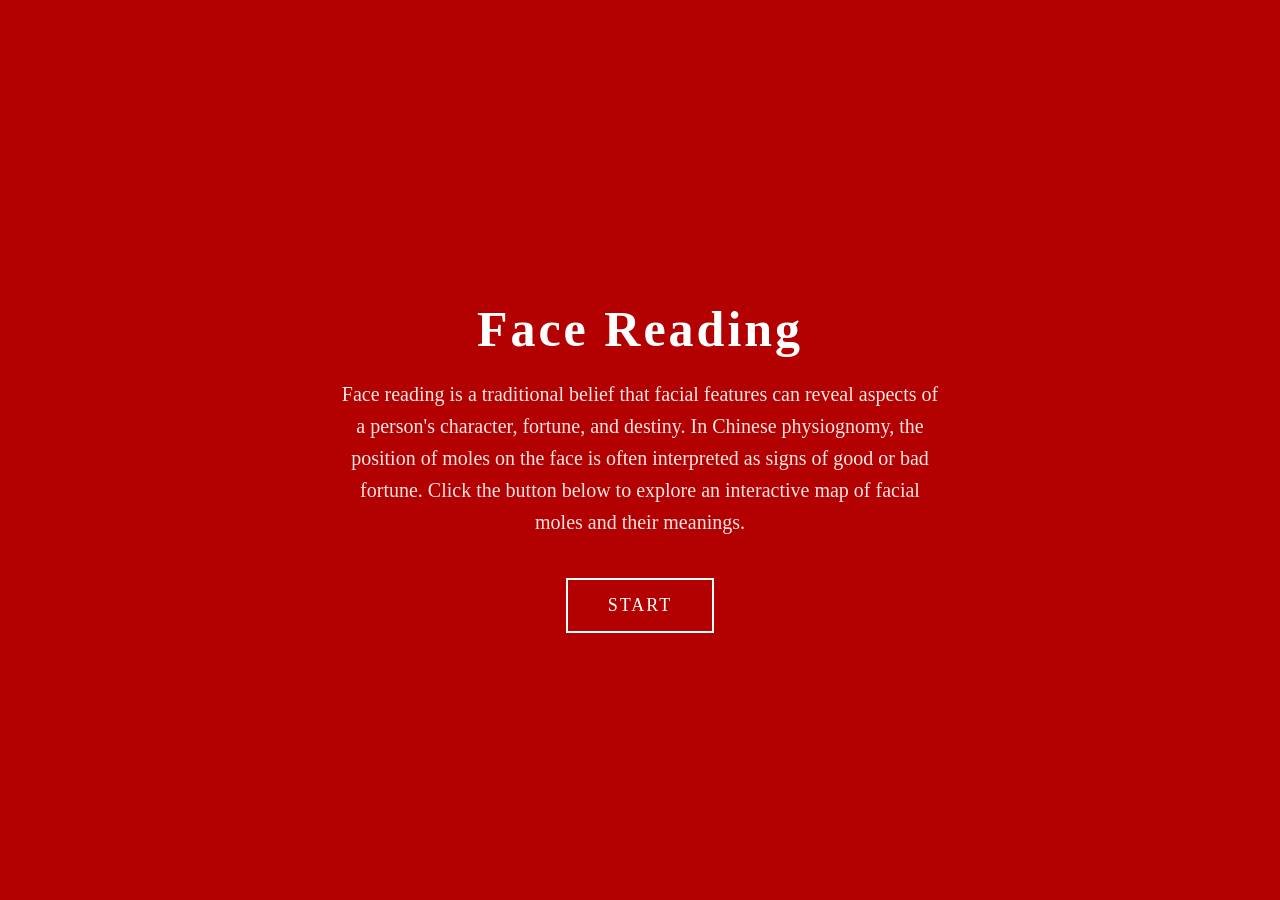
<file: index.html>
<!DOCTYPE html>
<html lang="en">

<head>
<title>Physiognomy</title>
<link rel="stylesheet" href="index.css">
<link rel="icon" type="image/png" sizes="32x32" href="favicon_io (5)/favicon-16x16.png">
<link rel="icon" type="image/png" sizes="16x16" href="favicon_io (5)/favicon-16x16.png">
<link rel="apple-touch-icon" sizes="180x180" href="image/apple-touch-icon.png">
<link rel="shortcut icon" href="image/favicon.ico">
</head>

<body>

<div class="container">

<h1>Face Reading</h1>

<p class="intro">
Face reading is a traditional belief that facial features can reveal aspects of a person's character, fortune, and destiny. 
In Chinese physiognomy, the position of moles on the face is often interpreted as signs of good or bad fortune.
Click the button below to explore an interactive map of facial moles and their meanings.
</p>

<a href="home.html" class="start-btn">START</a>

</div>

</body>

</html>
</file>
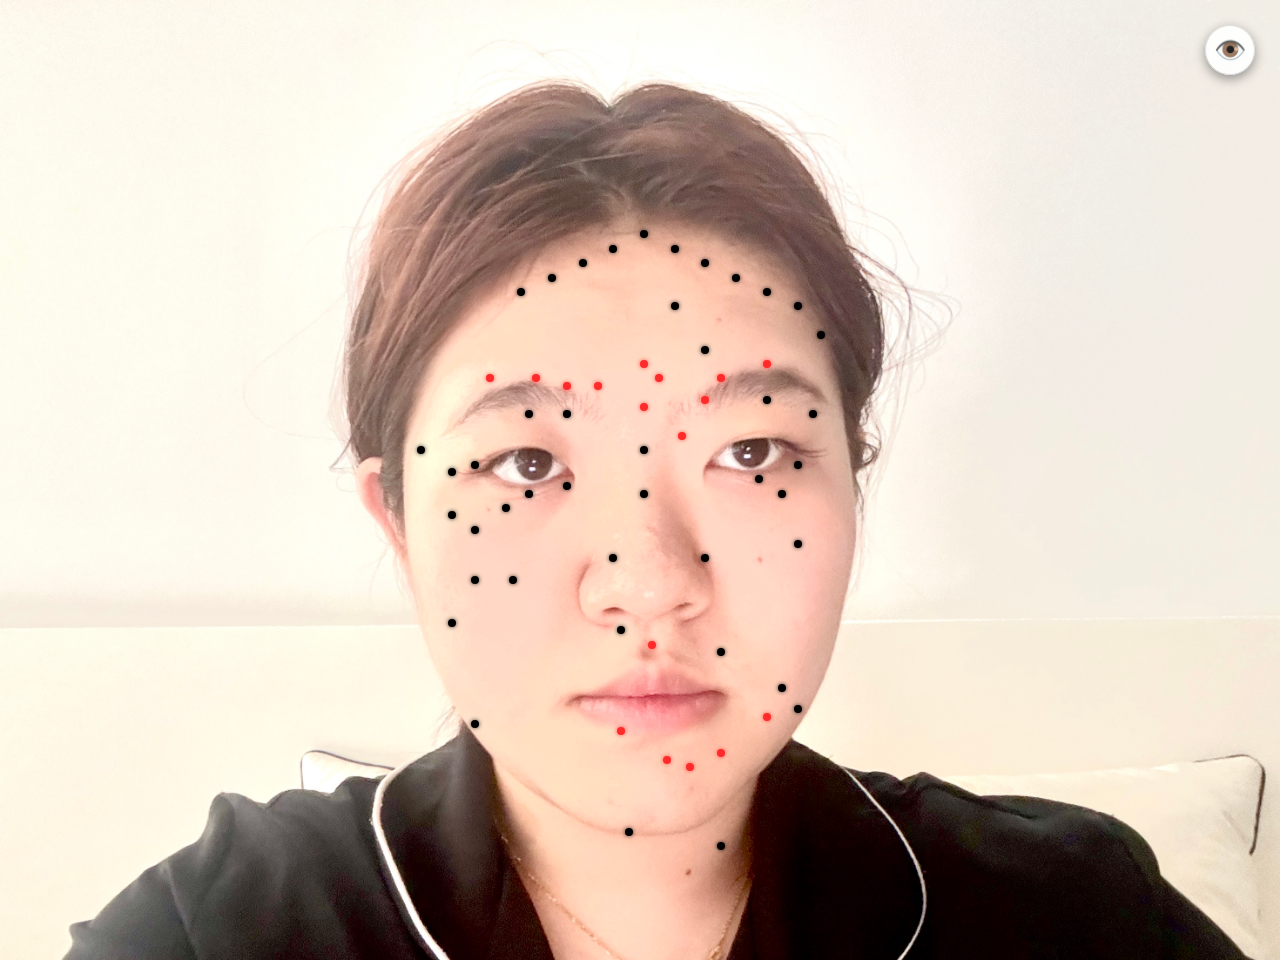
<file: home.html>
<!DOCTYPE html>
<html lang="en">
<head>
<meta charset="UTF-8">
<meta name="viewport" content="width=device-width, initial-scale=1.0">
<title>Facial Mole Reading</title>
<link rel="stylesheet" href="style.css">
<link rel="icon" type="image/png" sizes="32x32" href="favicon_io (5)/favicon-16x16.png">
<link rel="icon" type="image/png" sizes="16x16" href="favicon_io (5)/favicon-16x16.png">
<link rel="apple-touch-icon" sizes="180x180" href="image/apple-touch-icon.png">
<link rel="shortcut icon" href="image/favicon.ico">
</head>
<body>

<button class="eye-btn" id="eyeBtn">👁️</button>

<div id="infoModal" class="modal">
    <div class="modal-content">
        <span class="close-btn" id="closeBtn">&times;</span>
        <h3 class="legend-title">Notes</h3>
        
        <div class="legend-item">
            <div class="legend-dot dot-good"></div>
            <span>red - good moles</span>
        </div>
        
        <div class="legend-item">
            <div class="legend-dot dot-bad"></div>
            <span>black - bad moles</span>
        </div>
    </div>
</div>

<div class="face">
    <img src="image/backgroundpicture.jpg" class="face-img" alt="My Face">

    <div class="face-mask">
        
        <details class="mole m1 bad"><summary></summary><p>Left Outer Forehead - Harm to Mother (克母)</p></details>
        <details class="mole m2 bad"><summary></summary><p>Left Mid Forehead - Nine Husbands (九夫)</p></details>
        <details class="mole m3 bad"><summary></summary><p>Left Inner Forehead - Harm to Mother-in-law (损姑)</p></details>
        <details class="mole m4 bad"><summary></summary><p>Upper Center Forehead - Harm to Parents (妨父母)</p></details>
        <details class="mole m5 bad"><summary></summary><p>Center Forehead - Lack of Subordinates (少奴)</p></details>
        <details class="mole m6 bad"><summary></summary><p>Right Inner Forehead - Remarriage (再嫁)</p></details>
        <details class="mole m7 bad"><summary></summary><p>Right Mid-Upper Forehead - Death/Loss (克死)</p></details>
        <details class="mole m8 bad"><summary></summary><p>Right Mid Forehead - Harm to Husband (妨夫)</p></details>
        <details class="mole m9 bad"><summary></summary><p>Right Lower Forehead - Broken Family (散家)</p></details>
        <details class="mole m10 bad"><summary></summary><p>Right Outer Forehead - Separation (分手)</p></details>
        <details class="mole m11 bad"><summary></summary><p>Right Hairline - Promiscuity (淫荡)</p></details>
        <details class="mole m12 bad"><summary></summary><p>Right Temple - Childbirth Risk/Loneliness (产厄/孤独)</p></details>

        <details class="mole m13 good"><summary></summary><p>Above Left Brow - Great Wealth (巨富)</p></details>
        <details class="mole m14 good"><summary></summary><p>Left Brow Inner - Wealthy (富人)</p></details>
        <details class="mole m15 good"><summary></summary><p>Left Eyebrow - Noble Benefactors (贵人)</p></details>
        <details class="mole m16 good"><summary></summary><p>Below Left Brow - Honor and Wealth (贵禄)</p></details>
        <details class="mole m17 bad"><summary></summary><p>Left Eye Inner - Lustful (淫)</p></details>
        <details class="mole m18 bad"><summary></summary><p>Under Left Eye - Harm to Children (杀子)</p></details>
        <details class="mole m19 bad"><summary></summary><p>Under Left Eye Outer - Short Life (短命)</p></details>
        <details class="mole m20 bad"><summary></summary><p>Left Eye Outer Edge - Mixed Fortune (多福多灾)</p></details>
        <details class="mole m21 bad"><summary></summary><p>Left Cheekbone - Financial Loss (破财)</p></details>

        <details class="mole m22 good"><summary></summary><p>Between Brows - Auspicious (吉)</p></details>
        <details class="mole m23 good"><summary></summary><p>Upper Nose Bridge - Blessing & Fortune (福)</p></details>
        <details class="mole m24 good"><summary></summary><p>Mid Nose Bridge - Greatly Auspicious (大吉)</p></details>
        <details class="mole m25 bad"><summary></summary><p>Lower Nose Bridge - Water Hazard (水险)</p></details>
        <details class="mole m26 bad"><summary></summary><p>Nose Wing - Water Hazard (水险)</p></details>
        <details class="mole m27 bad"><summary></summary><p>Nose Tip - Knife Hazard (刀厄)</p></details>

        <details class="mole m28 good"><summary></summary><p>Right Brow Inner - Good for Children (宜子)</p></details>
        <details class="mole m29 good"><summary></summary><p>Above Right Brow - Wealth (财)</p></details>
        <details class="mole m30 good"><summary></summary><p>Right Eyebrow - Good for Husband (宜夫)</p></details>
        <details class="mole m31 good"><summary></summary><p>Right Eye Outer - Wealth (富)</p></details>
        <details class="mole m32 bad"><summary></summary><p>Right Eyebrow Outer - Harm to Husband (损夫)</p></details>
        <details class="mole m33 bad"><summary></summary><p>Below Right Eye Inner - Harm to Husband (克夫)</p></details>
        <details class="mole m34 bad"><summary></summary><p>Under Right Eye - Mourning Husband (哭夫)</p></details>
        <details class="mole m35 bad"><summary></summary><p>Right Eye Outer Edge - Lustful (好色)</p></details>
        <details class="mole m36 bad"><summary></summary><p>Right Cheekbone - Tears and Sadness (流泪)</p></details>
        <details class="mole m37 bad"><summary></summary><p>Right Cheek Outer - Harm to Husband (妨夫)</p></details>

        <details class="mole m38 bad"><summary></summary><p>Left Mid Cheek - Few Children (少子)</p></details>
        <details class="mole m39 bad"><summary></summary><p>Left Lower Cheek - Tears and Sadness (流泪)</p></details>
        <details class="mole m40 bad"><summary></summary><p>Left Lower Cheek Outer - Water Hazard (水险)</p></details>
        <details class="mole m41 bad"><summary></summary><p>Left Jawline - Water Hazard (水险)</p></details>
        <details class="mole m42 bad"><summary></summary><p>Left Outer Cheek - Harm to Husband (克夫)</p></details>
        <details class="mole m43 bad"><summary></summary><p>Left Lower Outer Cheek - Poverty (贫苦)</p></details>
        <details class="mole m44 bad"><summary></summary><p>Left Lower Jaw - Elicit Jealousy (妨忌)</p></details>
        <details class="mole m45 bad"><summary></summary><p>Left Bottom Jaw - Suicide Hazard (自缢)</p></details>

        <details class="mole m46 good"><summary></summary><p>Above Upper Lip - Twins (双生)</p></details>
        <details class="mole m47 bad"><summary></summary><p>Left Corner of Mouth - Gossip/Arguments (口舌)</p></details>
        <details class="mole m48 bad"><summary></summary><p>Right Corner of Mouth - Petty People (小人)</p></details>
        <details class="mole m49 good"><summary></summary><p>Below Lower Lip - fortune and prosperity(福禄)</p></details>
        <details class="mole m50 good"><summary></summary><p>Center Chin - Smart/Intelligent (聪明)</p></details>
        <details class="mole m51 good"><summary></summary><p>Lower Chin - Acquiring Wealth (得财)</p></details>
        <details class="mole m52 good"><summary></summary><p>Bottom Chin - Wealth (富)</p></details>

        <details class="mole m53 bad"><summary></summary><p>Right Mid Cheek - Lowly/Humble (贱)</p></details>
        <details class="mole m54 bad"><summary></summary><p>Right Lower Cheek - Gossip/Arguments (口舌)</p></details>
        <details class="mole m55 bad"><summary></summary><p>Right Outer Jaw - Violent Temper (性暴)</p></details>
        <details class="mole m56 bad"><summary></summary><p>Right Lower Jaw - Unstable Livelihood (三餐不保)</p></details>
        <details class="mole m57 good"><summary></summary><p>Right Chin - Prospering Husband (旺夫)</p></details>
        <details class="mole m58 bad"><summary></summary><p>Right Bottom Jaw - Hardship (辛酸)</p></details>
        <details class="mole m59 bad"><summary></summary><p>Center Bottom Chin - Harm to Husband (杀夫)</p></details>
        <details class="mole m60 bad"><summary></summary><p>Left Bottom Chin - Romantic Disaster (桃花劫)</p></details>

    </div> 

<script>
    const modal = document.getElementById("infoModal");
    const eyeBtn = document.getElementById("eyeBtn");
    const closeBtn = document.getElementById("closeBtn");

   
    eyeBtn.onclick = function() {
        modal.style.display = "block";
    }

    closeBtn.onclick = function() {
        modal.style.display = "none";
    }

    window.onclick = function(event) {
        if (event.target == modal) {
            modal.style.display = "none";
        }
    }
</script>

</body>
</html>
</file>
<file: index.css>
body{
margin:0;
height:100vh;
background:#b30000;
color:white;
font-family: serif;
display:flex;
justify-content:center;
align-items:center;
text-align:center;
}

.container{
width:600px;
}

h1{
font-size:50px;
letter-spacing:3px;
margin-bottom:20px;
}

.intro{
font-size:20px;
line-height:1.6;
margin-bottom:40px;
opacity:0.9;
}

.start-btn{
display:inline-block;
padding:15px 40px;
font-size:18px;
border:2px solid white;
text-decoration:none;
color:white;
letter-spacing:2px;
transition:0.3s;
}

.start-btn:hover{
background:white;
color:#b30000;
}
</file>
<file: style.css>
body {
    margin: 0;
    background: #111;
    overflow-x: hidden; 
}

.momo-signature-regular {
  font-family: "Momo Signature", cursive;
  font-weight: 400;
  font-style: normal;
}


.good summary {
    background: #ff2a2a; 
    box-shadow: 0 0 4px rgba(255, 42, 42, 0.8);
}

.bad summary {
    background: #000000; 
    box-shadow: 0 0 4px rgba(0, 0, 0, 0.8);
}

.face {
    position: relative;
    width: 100vw; 
    max-width: 100%;
    margin: 0 auto;
    line-height: 0;
}

.face-img {
    width: 100%;
    height: auto;
    display: block;
}

/* 核心改动：隐形面部对齐框 */
.face-mask {
    position: absolute;
    top: 15%;      
    left: 20%;     
    width: 60%;   
    height: 75%;   
}

.mole {
    position: absolute;
    z-index: 10;
}

.mole summary {
    width: 8px; 
    height: 8px;
    border-radius: 50%;
    cursor: pointer;
    list-style: none;
    transition: transform 0.2s ease;
    outline: none;
}

summary::-webkit-details-marker {
    display: none;
}

.mole summary:hover {
    transform: scale(2.5);
}

.mole p {
    position: absolute;
    top: 15px;
    left: 15px;
    width: max-content;
    background: rgba(255, 255, 255, 0.95);
    padding: 6px 10px;
    font-size: 14px;
    line-height: 1.4;
    border-radius: 4px;
    color: #000;
    font-weight: bold;
    pointer-events: none;
    box-shadow: 2px 2px 10px rgba(0,0,0,0.4);
    z-index: 20;
    opacity: 0;
    visibility: hidden;
    transition: opacity 0.2s;
}

.mole:hover p, .mole[open] p {
    opacity: 1;
    visibility: visible;
}

/* 边缘防遮挡处理 */
.m8 p, .m10 p, .m11 p, .m12 p, 
.m28 p, .m29 p, .m30 p, .m31 p, .m32 p, .m33 p, .m34 p, .m35 p, .m36 p, .m37 p, 
.m48 p, .m53 p, .m54 p, .m55 p, .m56 p, .m57 p, .m58 p {
    left: auto;
    right: 15px;
}

.m41 p, .m45 p, .m49 p, .m50 p, .m51 p, .m52 p, 
.m55 p, .m56 p, .m57 p, .m58 p, .m59 p, .m60 p {
    top: auto;
    bottom: 15px;
}

.m1  { top: 20%; left: 34%; }
.m2  { top: 18%; left: 38%; }
.m3  { top: 16%; left: 42%; }
.m4  { top: 14%; left: 46%; }
.m5  { top: 12%; left: 50%; }
.m6  { top: 14%; left: 54%; }
.m7  { top: 16%; left: 58%; }
.m8  { top: 18%; left: 62%; }
.m9  { top: 22%; left: 54%; }
.m10 { top: 20%; left: 66%; }
.m11 { top: 22%; left: 70%; }
.m12 { top: 26%; left: 73%; }
.m13 { top: 33%; left: 40%; }
.m14 { top: 32%; left: 36%; }
.m15 { top: 32%; left: 30%; }
.m16 { top: 33%; left: 44%; }
.m17 { top: 37%; left: 40%; }
.m18 { top: 37%; left: 35%; }
.m19 { top: 44%; left: 28%; }
.m20 { top: 42%; left: 21%; }
.m21 { top: 45%; left: 25%; }
.m22 { top: 30%; left: 50%; }
.m23 { top: 32%; left: 52%; }
.m24 { top: 36%; left: 50%; }
.m25 { top: 42%; left: 50%; }
.m26 { top: 48%; left: 50%; }
.m27 { top: 57%; left: 46%; }
.m28 { top: 32%; left: 60%; }
.m29 { top: 30%; left: 66%; }
.m30 { top: 40%; left: 55%; }
.m31 { top: 35%; left: 58%; }
.m32 { top: 35%; left: 66%; }
.m33 { top: 28%; left: 58%; }
.m34 { top: 46%; left: 65%; }
.m35 { top: 44%; left: 70%; }
.m36 { top: 48%; left: 68%; }
.m37 { top: 37%; left: 72%; }
.m38 { top: 48%; left: 35%; }
.m39 { top: 50%; left: 32%; }
.m40 { top: 47%; left: 40%; }
.m41 { top: 60%; left: 33%; }
.m42 { top: 53%; left: 28%; }
.m43 { top: 51%; left: 25%; }
.m44 { top: 60%; left: 28%; }
.m45 { top: 66%; left: 25%; }
.m46 { top: 69%; left: 51%; }
.m47 { top: 67%; left: 47%; }
.m48 { top: 70%; left: 60%; }
.m49 { top: 79%; left: 66%; }
.m50 { top: 81%; left: 47%; }
.m51 { top: 85%; left: 53%; }
.m52 { top: 86%; left: 56%; }
.m53 { top: 57%; left: 58%; }
.m54 { top: 55%; left: 70%; }
.m55 { top: 78%; left: 70%; }
.m56 { top: 75%; left: 68%; }
.m57 { top: 84%; left: 60%; }
.m58 { top: 97%; left: 60%; }
.m59 { top: 95%; left: 48%; }
.m60 { top: 80%; left: 28%; }

.eye-btn {
    position: fixed;
    top: 25px;
    right: 25px;
    background: rgba(255, 255, 255, 0.9);
    border: 1px solid #ddd;
    border-radius: 50%;
    width: 50px;
    height: 50px;
    font-size: 26px;
    cursor: pointer;
    z-index: 9999;
    box-shadow: 0 4px 12px rgba(0,0,0,0.4);
    display: flex;
    align-items: center;
    justify-content: center;
    transition: transform 0.2s, background 0.2s;
}

.eye-btn:hover {
    transform: scale(1.1);
    background: #fff;
    
}

.modal {
    display: none; 
    position: fixed; 
    z-index: 10000; 
    left: 0;
    top: 0;
    width: 100%;
    height: 100%;
    background-color: rgba(0,0,0,0.6); 
    backdrop-filter: blur(3px);
}

.modal-content {
    background-color: #fff;
    margin: 20% auto; 
    padding: 25px;
    width: 80%; 
    max-width: 320px; 
    border-radius: 12px;
    position: relative;
    box-shadow: 0 4px 20px rgba(0,0,0,0.3);
}

.close-btn {
    color: #888;
    position: absolute;
    top: 10px;
    right: 15px;
    font-size: 24px;
    font-weight: bold;
    cursor: pointer;
}

.close-btn:hover {
    color: #000;
}

.legend-title {
    margin-top: 0;
    margin-bottom: 20px;
    color: #333;
    font-size: 18px;
}

.legend-item {
    display: flex;
    align-items: center;
    margin-bottom: 12px;
    font-size: 16px;
    color: #333;
    font-weight: bold;
}

.legend-dot {
    width: 14px;
    height: 14px;
    border-radius: 50%;
    margin-right: 12px;
}

.dot-good { background: #ff2a2a; box-shadow: 0 0 4px rgba(255, 42, 42, 0.8); }
.dot-bad { background: #000000; box-shadow: 0 0 4px rgba(0, 0, 0, 0.8); }
</file>
